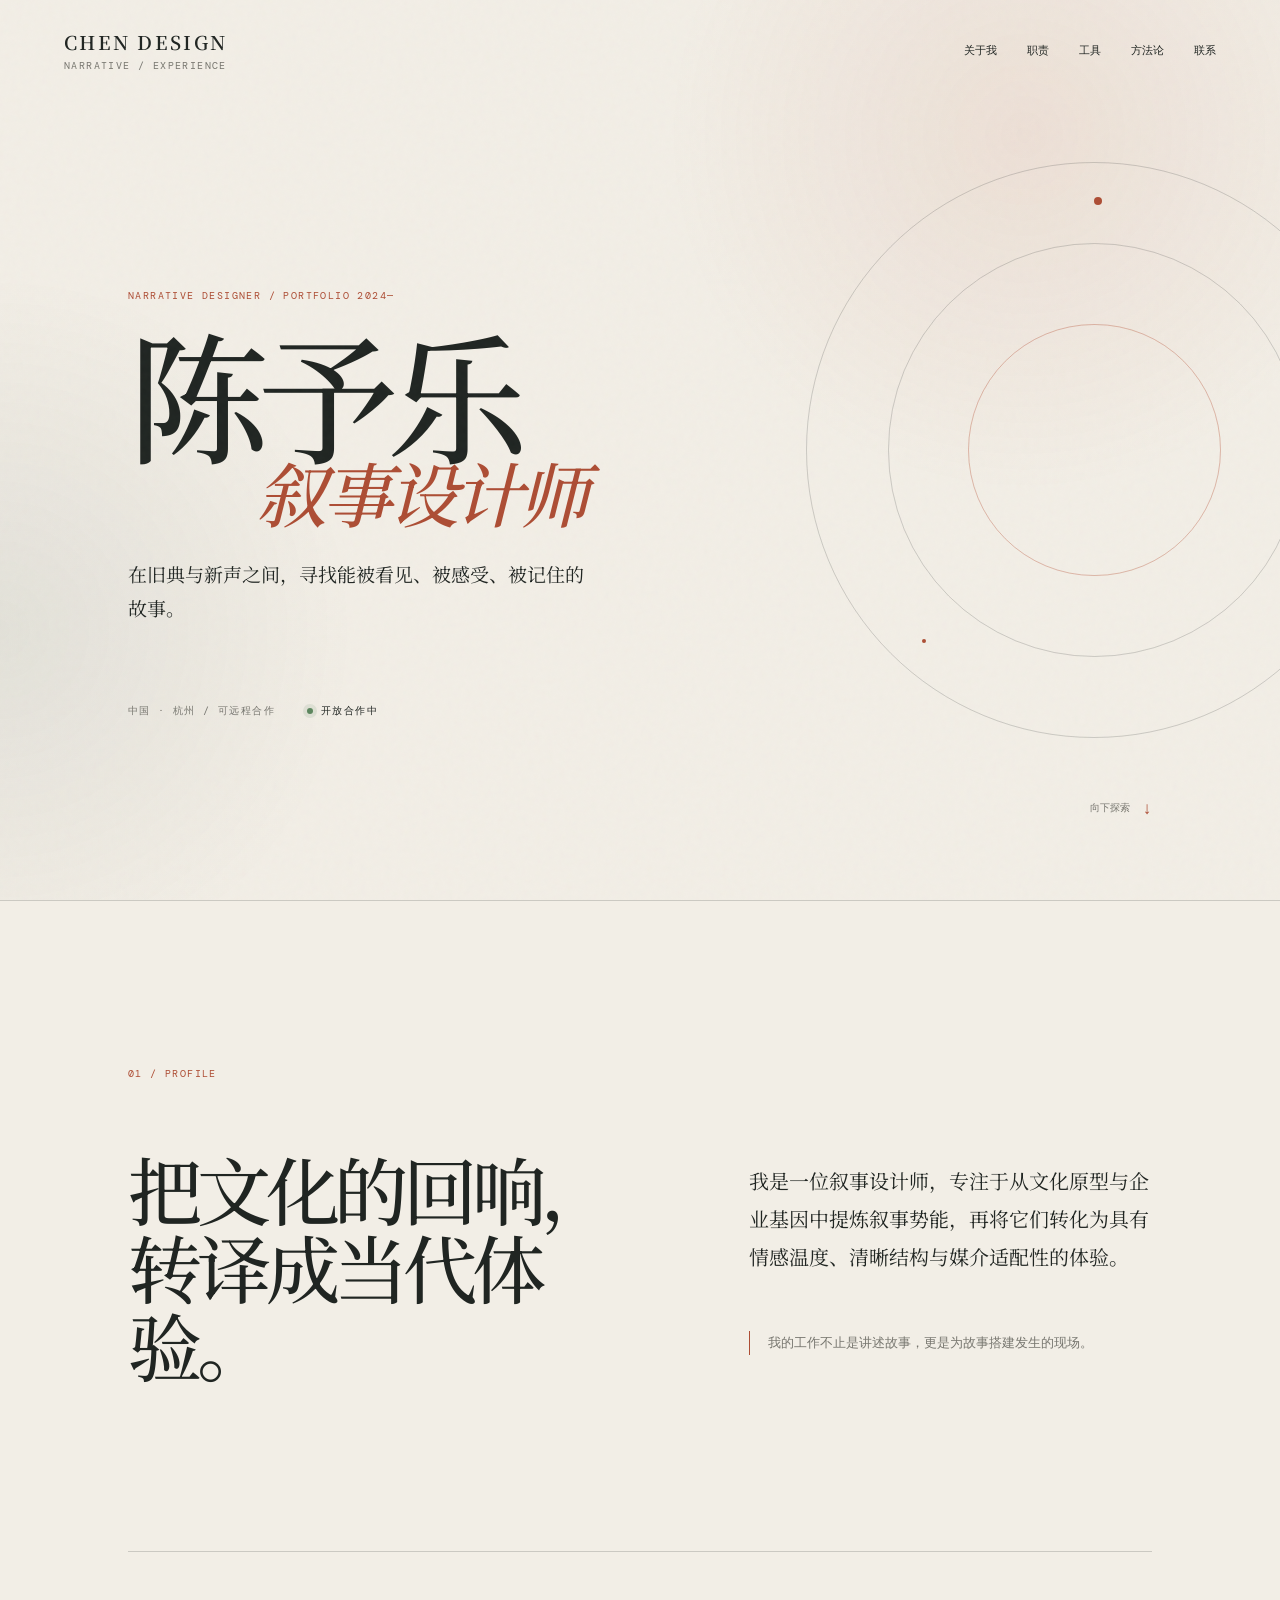
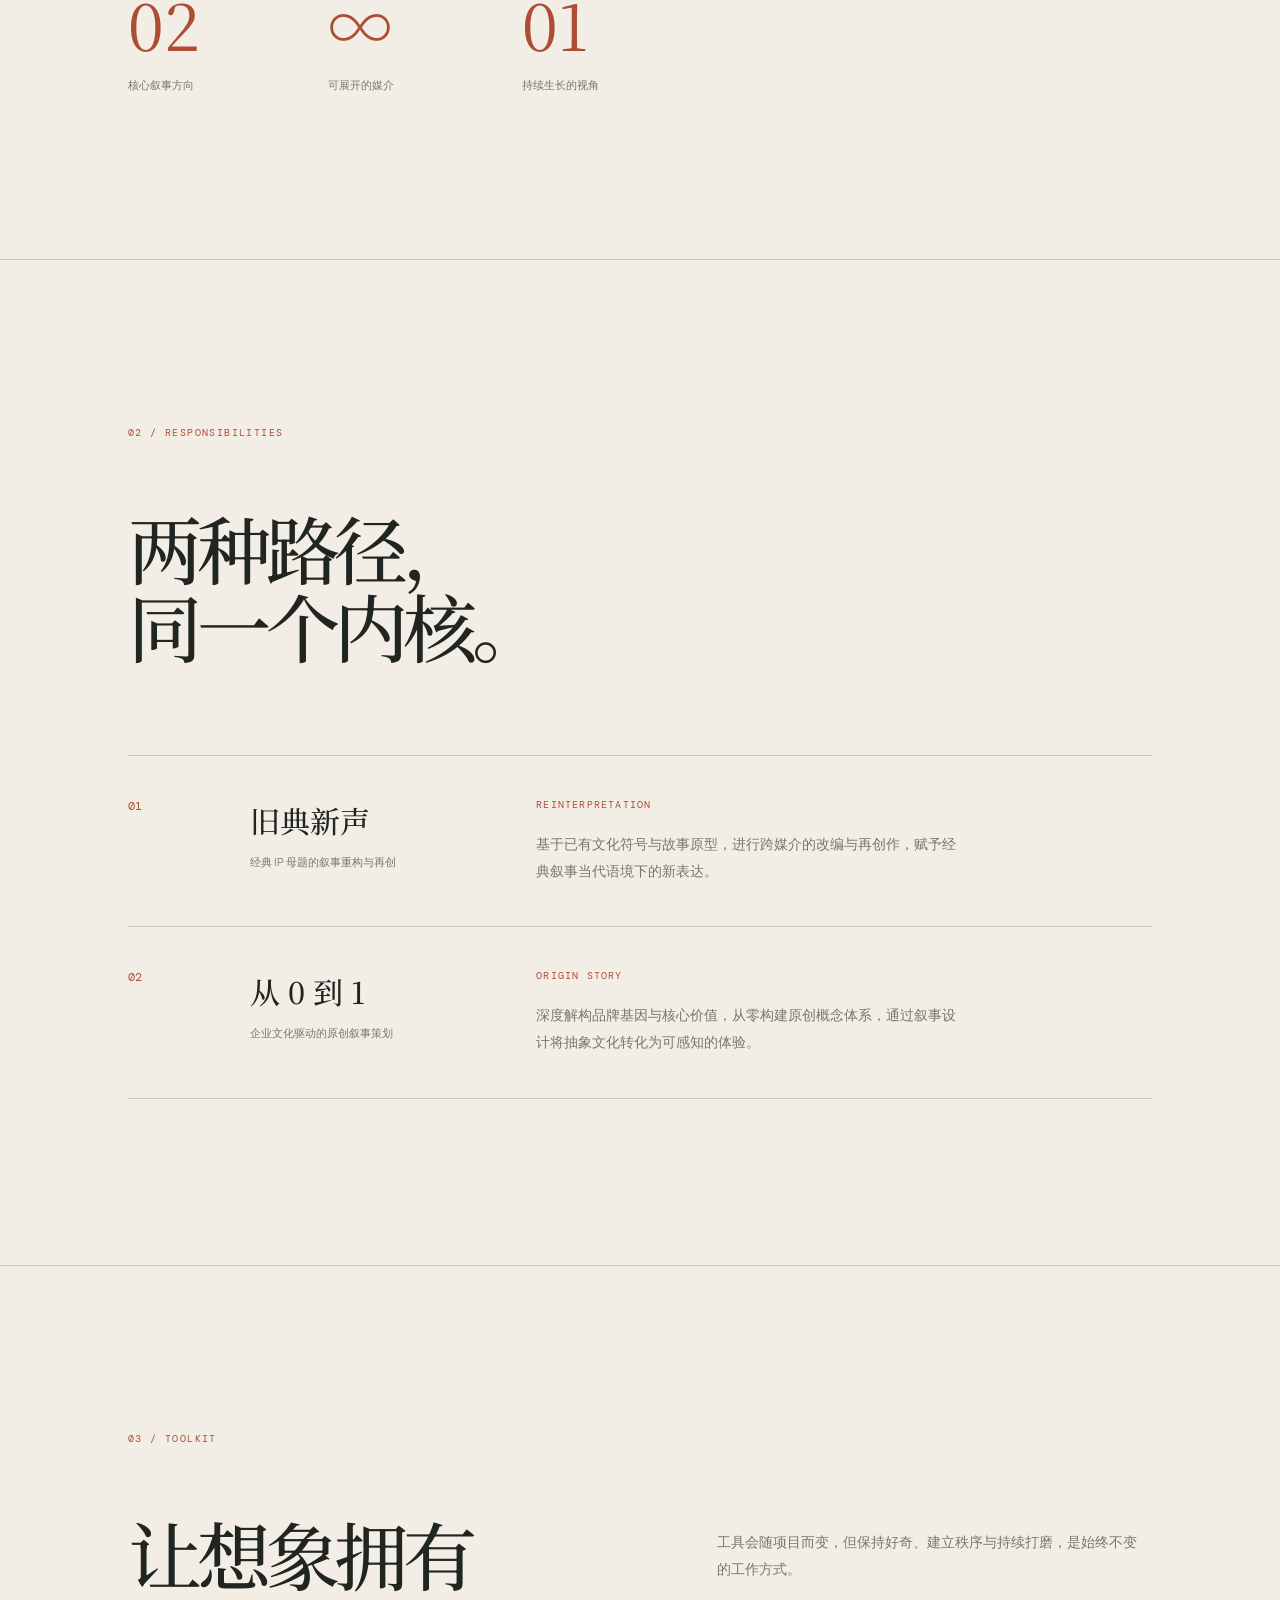
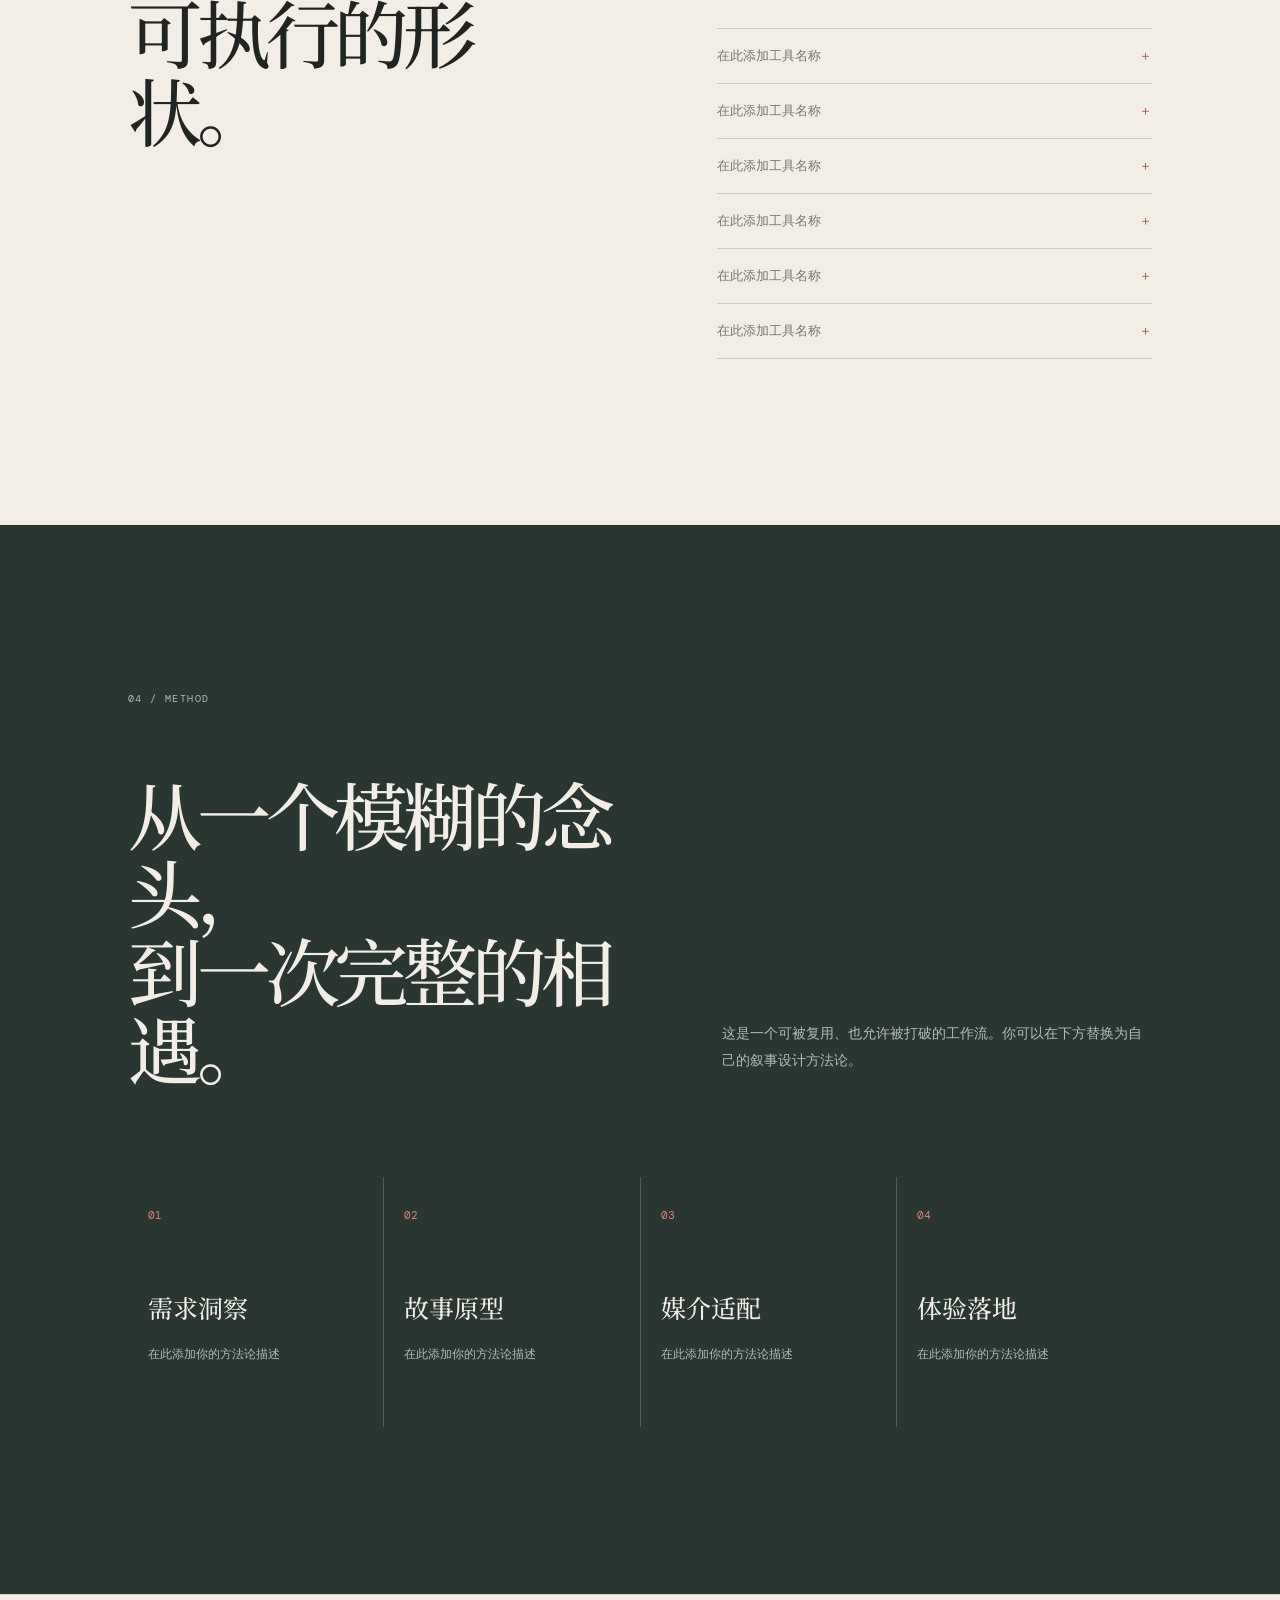
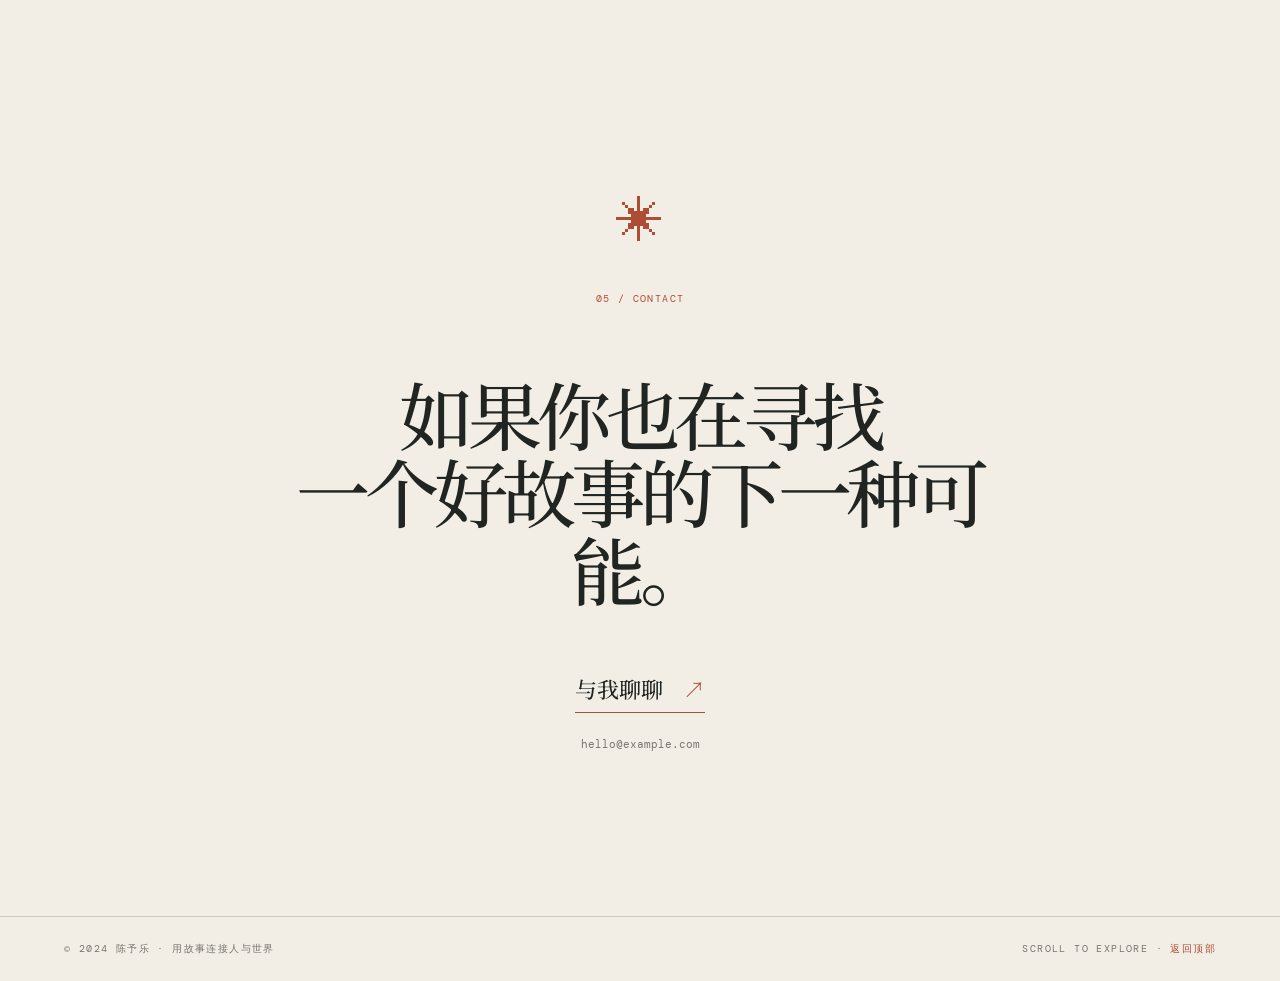
<file: index.html>
<!doctype html>
<html lang="zh-CN">
<head>
  <meta charset="UTF-8">
  <meta name="viewport" content="width=device-width, initial-scale=1.0">
  <meta name="theme-color" content="#f2eee6">
  <meta name="description" content="叙事设计师的个人简历与作品集。">
  <title>CHEN DESIGN · 叙事设计师</title>
  <link rel="preconnect" href="https://fonts.googleapis.com">
  <link rel="preconnect" href="https://fonts.gstatic.com" crossorigin>
  <link href="https://fonts.googleapis.com/css2?family=DM+Mono:wght@400;500&family=Manrope:wght@400;500;600;700&family=Noto+Serif+SC:wght@400;500;600;700&display=swap" rel="stylesheet">
  <link rel="stylesheet" href="styles.css">
</head>
<body>
  <!-- ========== 加载层：结构无需修改 ========== -->
  <div class="loader" aria-hidden="true"><span data-content="ui.loading"></span><i></i></div>
  <div class="grain" aria-hidden="true"></div>

  <!-- ========== 可编辑区：只修改此处 JSON，即可更新页面所有文案 ========== -->
  <script type="application/json" id="resume-data">
  {
    "ui": {
      "loading": "正在展开故事",
      "brand": "CHEN DESIGN",
      "brandSub": "NARRATIVE / EXPERIENCE",
      "menuOpen": "打开菜单",
      "menuClose": "关闭菜单",
      "footerExplore": "SCROLL TO EXPLORE",
      "backTop": "返回顶部"
    },
    "meta": {
      "pageTitle": "CHEN DESIGN · 叙事设计师",
      "eyebrow": "NARRATIVE DESIGNER / PORTFOLIO 2024—",
      "name": "陈予乐",
      "role": "叙事设计师",
      "location": "中国 · 杭州 / 可远程合作",
      "availability": "开放合作中",
      "intro": "在旧典与新声之间，寻找能被看见、被感受、被记住的故事。",
      "scrollHint": "向下探索"
    },
    "nav": ["关于我", "职责", "工具", "方法论", "联系"],
    "about": {
      "label": "01 / PROFILE",
      "title": "把文化的回响，\n转译成当代体验。",
      "body": "我是一位叙事设计师，专注于从文化原型与企业基因中提炼叙事势能，再将它们转化为具有情感温度、清晰结构与媒介适配性的体验。",
      "note": "我的工作不止是讲述故事，更是为故事搭建发生的现场。",
      "stats": [
        {"value":"02", "label":"核心叙事方向"},
        {"value":"∞", "label":"可展开的媒介"},
        {"value":"01", "label":"持续生长的视角"}
      ]
    },
    "responsibilities": {
      "label": "02 / RESPONSIBILITIES",
      "title": "两种路径，\n同一个内核。",
      "items": [
        {"number":"01", "title":"旧典新声", "subtitle":"经典 IP 母题的叙事重构与再创", "body":"基于已有文化符号与故事原型，进行跨媒介的改编与再创作，赋予经典叙事当代语境下的新表达。", "tag":"REINTERPRETATION"},
        {"number":"02", "title":"从 0 到 1", "subtitle":"企业文化驱动的原创叙事策划", "body":"深度解构品牌基因与核心价值，从零构建原创概念体系，通过叙事设计将抽象文化转化为可感知的体验。", "tag":"ORIGIN STORY"}
      ]
    },
    "tools": {
      "label": "03 / TOOLKIT",
      "title": "让想象拥有\n可执行的形状。",
      "description": "工具会随项目而变，但保持好奇、建立秩序与持续打磨，是始终不变的工作方式。",
      "items": ["在此添加工具名称", "在此添加工具名称", "在此添加工具名称", "在此添加工具名称", "在此添加工具名称", "在此添加工具名称"]
    },
    "method": {
      "label": "04 / METHOD",
      "title": "从一个模糊的念头，\n到一次完整的相遇。",
      "description": "这是一个可被复用、也允许被打破的工作流。你可以在下方替换为自己的叙事设计方法论。",
      "steps": [
        {"index":"01", "title":"需求洞察", "text":"在此添加你的方法论描述"},
        {"index":"02", "title":"故事原型", "text":"在此添加你的方法论描述"},
        {"index":"03", "title":"媒介适配", "text":"在此添加你的方法论描述"},
        {"index":"04", "title":"体验落地", "text":"在此添加你的方法论描述"}
      ]
    },
    "contact": {
      "label": "05 / CONTACT",
      "title": "如果你也在寻找\n一个好故事的下一种可能。",
      "cta": "与我聊聊",
      "email": "hello@example.com",
      "footer": "© 2024 陈予乐 · 用故事连接人与世界"
    }
  }
  </script>
  <!-- ========== 可编辑区结束 ========== -->

  <header class="site-header">
    <a class="brand" href="#top" aria-label="返回顶部"><span data-content="ui.brand"></span><small data-content="ui.brandSub"></small></a>
    <nav class="desktop-nav" aria-label="主导航"></nav>
    <button class="menu-toggle" type="button" aria-expanded="false"><span></span><span></span></button>
  </header>
  <div class="mobile-nav" aria-hidden="true"></div>

  <main id="top">
    <!-- ========== 模块一：Hero ========== -->
    <section class="hero section-reveal" aria-labelledby="hero-title">
      <div class="hero-orbit" aria-hidden="true"><span></span><span></span><span></span></div>
      <div class="hero-copy">
        <p class="eyebrow" data-field="eyebrow"></p>
        <h1 id="hero-title"><span data-field="name"></span><em data-field="role"></em></h1>
        <p class="hero-intro" data-field="intro"></p>
      </div>
      <div class="hero-meta"><span data-field="location"></span><span class="availability"><i></i><b data-field="availability"></b></span></div>
      <a class="scroll-hint" href="#about"><span data-field="scrollHint"></span><i>↓</i></a>
    </section>

    <!-- ========== 模块二：About ========== -->
    <section class="about section-wrap section-reveal" id="about">
      <div class="section-label" data-content="about.label"></div>
      <div class="about-grid"><div class="section-heading"><h2 data-content="about.title"></h2></div><div class="about-copy"><p class="lead" data-content="about.body"></p><p class="note" data-content="about.note"></p></div></div>
      <div class="stats" data-stats></div>
    </section>

    <!-- ========== 模块三：Responsibilities ========== -->
    <section class="responsibilities section-wrap section-reveal" id="responsibilities">
      <div class="section-label" data-content="responsibilities.label"></div><div class="responsibility-intro"><h2 data-content="responsibilities.title"></h2></div><div class="responsibility-list" data-responsibilities></div>
    </section>

    <!-- ========== 模块四：Tools ========== -->
    <section class="tools section-wrap section-reveal" id="tools"><div class="section-label" data-content="tools.label"></div><div class="two-column"><div><h2 data-content="tools.title"></h2></div><div><p class="muted" data-content="tools.description"></p><ul class="tool-list" data-tools></ul></div></div></section>

    <!-- ========== 模块五：Method ========== -->
    <section class="method section-wrap section-reveal" id="method"><div class="section-label" data-content="method.label"></div><div class="method-head"><h2 data-content="method.title"></h2><p class="muted" data-content="method.description"></p></div><div class="method-grid" data-method></div></section>

    <!-- ========== 模块六：Contact ========== -->
    <section class="contact section-wrap section-reveal" id="contact"><div class="contact-mark" aria-hidden="true">✳</div><div class="section-label" data-content="contact.label"></div><h2 data-content="contact.title"></h2><a class="contact-link" data-email><span data-content="contact.cta"></span><i>↗</i></a><p class="email" data-email-text></p></section>
  </main>
  <footer><span data-content="contact.footer"></span><span><span data-content="ui.footerExplore"></span> · <a href="#top" data-content="ui.backTop"></a></span></footer>
  <script src="script.js"></script>
</body>
</html>
</file>
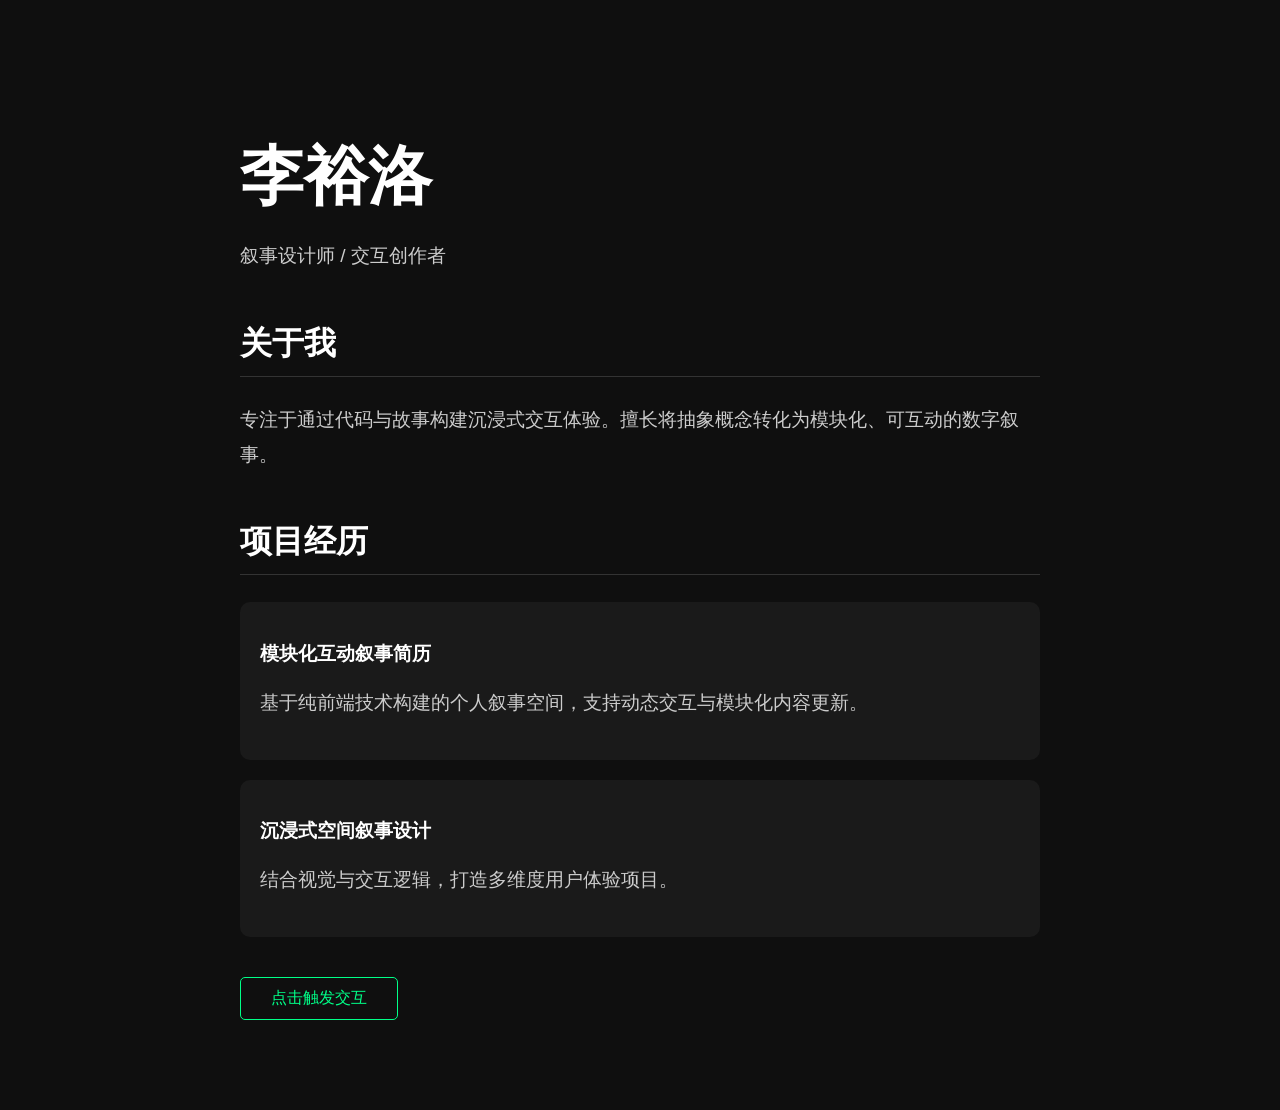
<file: R index.html>
<!DOCTYPE html>
<html lang="zh-CN">
<head>
    <meta charset="UTF-8">
    <meta name="viewport" content="width=device-width, initial-scale=1.0">
    <title>动态叙事设计师简历</title>
    <style>
        body { margin: 0; font-family: 'Helvetica Neue', Arial, sans-serif; background-color: #0f0f0f; color: #ffffff; overflow-x: hidden; }
        .container { padding: 10vh 10vw; max-width: 800px; margin: 0 auto; }
        h1 { font-size: 4rem; margin-bottom: 0.5rem; cursor: pointer; transition: color 0.3s; }
        h1:hover { color: #00ff88; }
        h2 { font-size: 2rem; border-bottom: 1px solid #333; padding-bottom: 10px; margin-top: 3rem; }
        p { font-size: 1.2rem; line-height: 1.8; color: #cccccc; }
        .project { background: #1a1a1a; padding: 20px; border-radius: 10px; margin-bottom: 20px; transform: translateY(20px); opacity: 0; animation: fadeInUp 0.8s forwards; }
        .project:nth-child(2) { animation-delay: 0.2s; }
        .project:nth-child(3) { animation-delay: 0.4s; }
        @keyframes fadeInUp { to { transform: translateY(0); opacity: 1; } }
        .interactive-btn { display: inline-block; margin-top: 20px; padding: 10px 30px; background: transparent; color: #00ff88; border: 1px solid #00ff88; border-radius: 5px; cursor: pointer; font-size: 1rem; transition: all 0.3s; }
        .interactive-btn:hover { background: #00ff88; color: #0f0f0f; }
    </style>
</head>
<body>
    <div class="container">
        <h1 id="name-title">李裕洛</h1>
        <p>叙事设计师 / 交互创作者</p>
        
        <h2>关于我</h2>
        <p>专注于通过代码与故事构建沉浸式交互体验。擅长将抽象概念转化为模块化、可互动的数字叙事。</p>
        
        <h2>项目经历</h2>
        <div class="project">
            <h3>模块化互动叙事简历</h3>
            <p>基于纯前端技术构建的个人叙事空间，支持动态交互与模块化内容更新。</p>
        </div>
        <div class="project">
            <h3>沉浸式空间叙事设计</h3>
            <p>结合视觉与交互逻辑，打造多维度用户体验项目。</p>
        </div>
        
        <button class="interactive-btn" onclick="triggerInteraction()">点击触发交互</button>
    </div>

    <script>
        function triggerInteraction() {
            const title = document.getElementById('name-title');
            title.textContent = "欢迎进入我的叙事空间 ✨";
            title.style.color = "#00ff88";
            setTimeout(() => {
                title.textContent = "李裕洛";
                title.style.color = "#ffffff";
            }, 3000);
        }
    </script>
</body>
</html>
</file>
<file: styles.css>
:root{--paper:#f2eee6;--ink:#202522;--muted:#77766f;--line:rgba(32,37,34,.18);--accent:#ad4d34;--deep:#293632;--serif:'Noto Serif SC',Georgia,serif;--sans:'Manrope',Arial,sans-serif;--mono:'DM Mono',monospace}*{box-sizing:border-box}html{scroll-behavior:smooth}body{margin:0;color:var(--ink);background:var(--paper);font-family:var(--sans);overflow-x:hidden}body:before{content:'';position:fixed;inset:0;pointer-events:none;background:radial-gradient(circle at 80% 15%,rgba(180,77,50,.09),transparent 28%),radial-gradient(circle at 0 70%,rgba(34,56,50,.07),transparent 25%);z-index:-2}.grain{position:fixed;inset:0;opacity:.055;pointer-events:none;z-index:10;background-image:url("data:image/svg+xml,%3Csvg viewBox='0 0 180 180' xmlns='http://www.w3.org/2000/svg'%3E%3Cfilter id='n'%3E%3CfeTurbulence type='fractalNoise' baseFrequency='.8' numOctaves='3' stitchTiles='stitch'/%3E%3C/filter%3E%3Crect width='100%25' height='100%25' filter='url(%23n)' opacity='.5'/%3E%3C/svg%3E")}.loader{position:fixed;inset:0;background:var(--ink);color:var(--paper);display:grid;place-content:center;gap:16px;z-index:20;transition:opacity .7s,visibility .7s;font:12px var(--mono);letter-spacing:.08em;text-align:center}.loader i{width:180px;height:1px;background:linear-gradient(90deg,var(--accent),transparent);display:block;animation:load 1.2s ease-in-out infinite;transform-origin:left}.loader.done{opacity:0;visibility:hidden}@keyframes load{0%,100%{transform:scaleX(.1)}50%{transform:scaleX(1)}}.site-header{position:absolute;top:0;left:0;right:0;padding:28px 5vw;display:flex;align-items:center;justify-content:space-between;z-index:5}.brand{color:var(--ink);text-decoration:none;display:flex;flex-direction:column;gap:4px}.brand span{font:600 19px var(--serif);letter-spacing:.12em}.brand small,.eyebrow,.section-label,.hero-meta,footer{font:10px var(--mono);letter-spacing:.14em}.brand small{color:var(--muted)}.desktop-nav{display:flex;gap:30px}.desktop-nav a,.mobile-nav a{color:var(--ink);text-decoration:none;font-size:11px}.desktop-nav a:after{content:'';height:1px;width:0;background:var(--accent);display:block;transition:width .3s}.desktop-nav a:hover:after{width:100%}.menu-toggle{display:none;border:0;background:transparent;padding:8px}.menu-toggle span{display:block;width:22px;height:1px;background:var(--ink);margin:5px}.mobile-nav{display:none}.hero{min-height:100vh;padding:22vh 10vw 9vh;display:flex;flex-direction:column;justify-content:space-between;position:relative;overflow:hidden}.hero-copy{max-width:790px;margin-top:9vh}.eyebrow,.section-label{color:var(--accent)}.hero h1{margin:30px 0 26px;font:500 clamp(4.2rem,11vw,10.5rem)/.86 var(--serif);letter-spacing:-.08em}.hero h1 em{display:block;color:var(--accent);font:italic 500 clamp(2.4rem,5.5vw,5.3rem)/1.1 var(--serif);letter-spacing:-.06em;margin-left:10vw}.hero-intro{max-width:460px;font:19px/1.8 var(--serif);margin:0}.hero-meta{display:flex;gap:32px;color:var(--muted)}.availability{color:var(--ink)}.availability i{display:inline-block;width:6px;height:6px;border-radius:50%;background:#5c865e;margin-right:8px;box-shadow:0 0 0 4px rgba(92,134,94,.12)}.availability b{font-weight:400}.scroll-hint{align-self:flex-end;color:var(--muted);text-decoration:none;font:10px var(--mono);display:flex;gap:12px;align-items:center}.scroll-hint i{color:var(--accent);font-size:17px;font-style:normal}.hero-orbit{position:absolute;width:45vw;height:45vw;max-width:600px;max-height:600px;right:-8vw;top:18%;border:1px solid var(--line);border-radius:50%;animation:float 8s ease-in-out infinite}.hero-orbit:before,.hero-orbit:after{content:'';position:absolute;inset:14%;border:1px solid var(--line);border-radius:50%}.hero-orbit:after{inset:28%;border-color:rgba(180,77,50,.35)}.hero-orbit span{position:absolute;width:8px;height:8px;border-radius:50%;background:var(--accent);top:6%;left:50%}.hero-orbit span:nth-child(2){top:50%;left:94%;background:var(--ink)}.hero-orbit span:nth-child(3){top:83%;left:20%;width:4px;height:4px}@keyframes float{50%{transform:translateY(-15px) rotate(8deg)}}.section-wrap{padding:13vw 10vw;border-top:1px solid var(--line)}.section-label{margin-bottom:70px}.section-heading h2,h2{font:500 clamp(2.5rem,5.8vw,6.4rem)/1.05 var(--serif);letter-spacing:-.07em;white-space:pre-line;margin:0}.about-grid{display:grid;grid-template-columns:1.1fr .9fr;gap:10vw}.about-copy{padding-top:12px;max-width:450px}.lead{font:20px/1.9 var(--serif);margin:0 0 55px}.note{border-left:1px solid var(--accent);padding-left:18px;color:var(--muted);font-size:13px;line-height:1.8}.stats{display:flex;gap:10vw;margin-top:13vw;border-top:1px solid var(--line);padding-top:25px}.stat-value{color:var(--accent);font:400 clamp(2.7rem,5vw,5rem) var(--serif)}.stat-label{color:var(--muted);font-size:11px;margin-top:8px}.responsibility-intro{max-width:750px;margin-bottom:90px}.responsibility-list{border-top:1px solid var(--line)}.responsibility-card{display:grid;grid-template-columns:9% 25% 1fr;gap:30px;align-items:start;padding:42px 0;border-bottom:1px solid var(--line);transition:padding .4s,background .4s}.responsibility-card:hover{padding-left:20px;background:rgba(255,255,255,.18)}.card-num{color:var(--accent);font:12px var(--mono)}.card-title{font:500 30px var(--serif)}.card-subtitle{font-size:11px;color:var(--muted);margin-top:12px}.card-body{max-width:430px;color:var(--muted);line-height:1.9;font-size:14px}.card-tag{display:block;font:10px var(--mono);letter-spacing:.12em;margin-bottom:20px;color:var(--accent)}.two-column{display:grid;grid-template-columns:1fr 1fr;gap:12vw}.muted{color:var(--muted);font-size:14px;line-height:1.9;max-width:430px}.tool-list{padding:0;margin:45px 0 0;list-style:none;border-top:1px solid var(--line)}.tool-list li{border-bottom:1px solid var(--line);padding:18px 0;color:var(--muted);font:13px var(--mono);display:flex;justify-content:space-between;transition:padding .3s,color .3s}.tool-list li:hover{padding-left:12px;color:var(--ink)}.tool-list li:after{content:'＋';color:var(--accent)}.method{background:var(--deep);color:var(--paper)}.method .section-label,.method .muted{color:#b3bcb5}.method-head{display:flex;justify-content:space-between;align-items:end;gap:50px;margin-bottom:90px}.method-head h2{max-width:720px}.method-grid{display:grid;grid-template-columns:repeat(4,1fr);gap:1px;background:rgba(243,239,232,.2)}.method-card{background:var(--deep);min-height:250px;padding:25px 20px;transition:background .3s,transform .3s}.method-card:hover{background:#354840;transform:translateY(-8px)}.method-card .index{color:#db876f;font:11px var(--mono)}.method-card h3{font:500 25px var(--serif);margin:65px 0 18px}.method-card p{color:#b3bcb5;font-size:12px;line-height:1.8}.contact{text-align:center;padding-top:15vw;padding-bottom:12vw}.contact-mark{color:var(--accent);font-size:48px;margin-bottom:40px;animation:spin 12s linear infinite}.contact h2{max-width:800px;margin:0 auto 65px}.contact-link{color:var(--ink);text-decoration:none;display:inline-flex;gap:20px;align-items:center;font:500 22px var(--serif);border-bottom:1px solid var(--accent);padding-bottom:8px}.contact-link i{color:var(--accent);font-style:normal;transition:transform .3s}.contact-link:hover i{transform:translate(5px,-5px)}.email{color:var(--muted);font:11px var(--mono);margin-top:24px}@keyframes spin{to{transform:rotate(360deg)}}footer{border-top:1px solid var(--line);padding:25px 5vw;color:var(--muted);display:flex;justify-content:space-between}footer a{color:var(--accent);text-decoration:none}.section-reveal{opacity:0;transform:translateY(24px);transition:opacity .9s ease,transform .9s ease}.section-reveal.visible{opacity:1;transform:none}@media(max-width:700px){.site-header{padding:22px 6vw}.desktop-nav{display:none}.menu-toggle{display:block}.mobile-nav{position:fixed;inset:0;background:var(--paper);z-index:4;display:flex;flex-direction:column;justify-content:center;gap:25px;padding:15vw;transform:translateY(-100%);transition:transform .4s}.mobile-nav.open{transform:none}.mobile-nav a{font:500 34px var(--serif)}.hero{padding:20vh 7vw 8vh;min-height:100svh}.hero-orbit{width:90vw;height:90vw;top:30%;right:-35vw;opacity:.65}.hero-copy{margin-top:9vh;position:relative;z-index:1}.hero h1{font-size:4.6rem;margin-top:25px}.hero h1 em{font-size:2.8rem;margin-left:12vw}.hero-intro{font-size:17px;max-width:290px}.hero-meta{flex-direction:column;gap:12px}.section-wrap{padding:25vw 7vw}.section-label{margin-bottom:45px}.about-grid,.two-column{grid-template-columns:1fr;gap:45px}.about-copy{padding-top:0}.lead{font-size:18px}.stats{gap:9vw;margin-top:18vw}.stat-value{font-size:2.6rem}.stat-label{font-size:9px}.responsibility-intro{margin-bottom:55px}.responsibility-card{grid-template-columns:15% 1fr;gap:12px}.card-body{grid-column:2}.card-tag{margin-bottom:12px}.card-title{font-size:26px}.method-head{display:block;margin-bottom:55px}.method-head .muted{margin-top:30px}.method-grid{grid-template-columns:1fr 1fr}.method-card{min-height:210px;padding:18px 15px}.method-card h3{margin-top:40px;font-size:21px}.contact h2{font-size:2.9rem}.contact-link{font-size:19px}footer{flex-direction:column;gap:14px;font-size:9px}}@media(prefers-reduced-motion:reduce){*,*:before,*:after{animation-duration:.01ms!important;transition-duration:.01ms!important;scroll-behavior:auto!important}}
</file>
